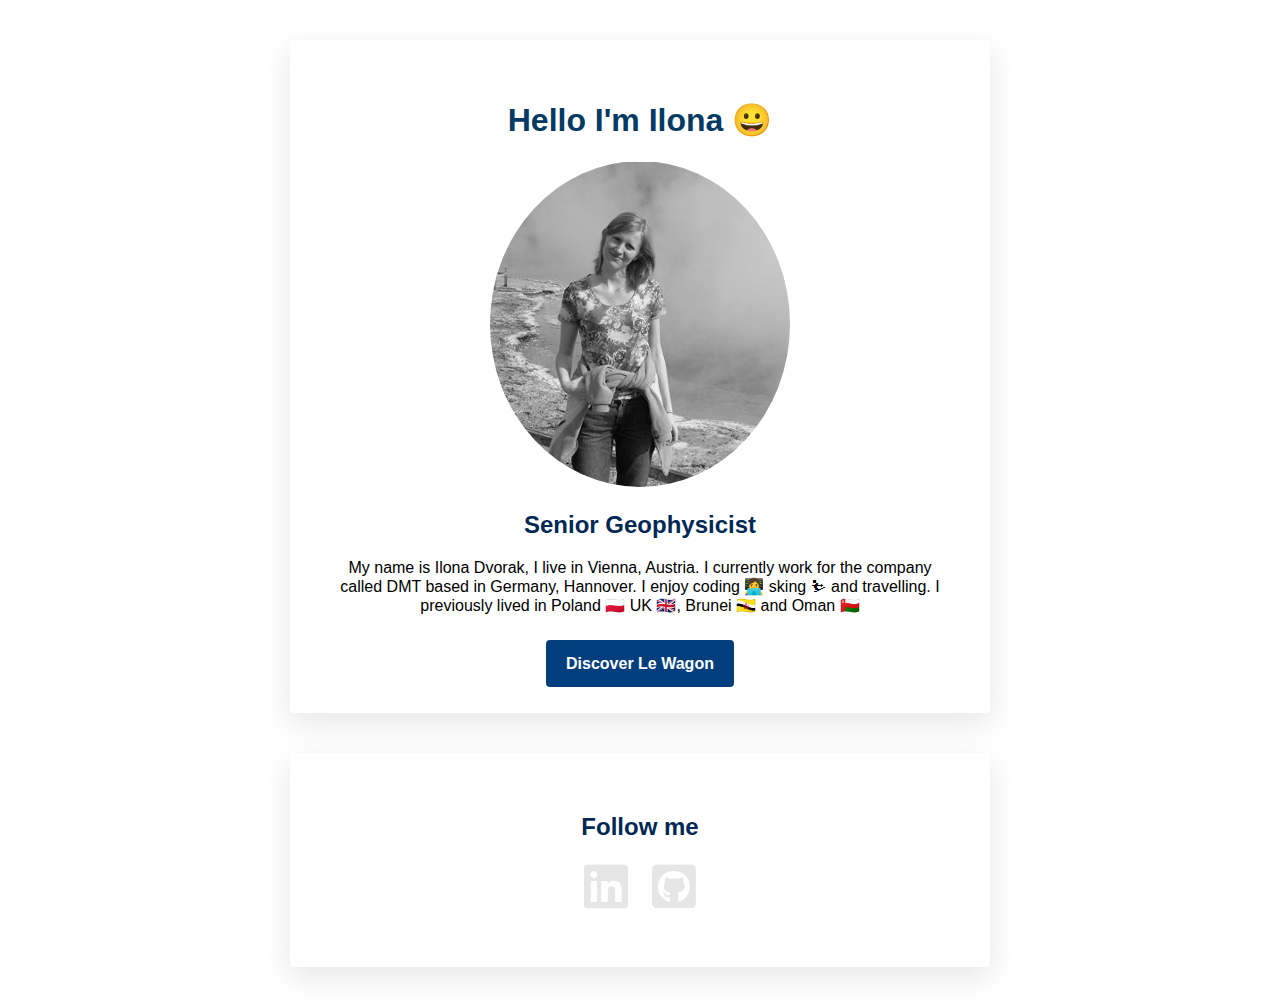
<file: index.html>
<!DOCTYPE html>

<html lang="en">
<html>

<head>
  <meta name="viewport" content="width=device-width, initial-scale=1">
  <link rel="stylesheet" href="style.css">
  <meta charset="UTF-8">
    <meta name="viewport" content="width=device-width, initial-scale=1.0">
  <title> Ilonas Profile Page</title>
<link rel="stylesheet" href="https://use.fontawesome.com/releases/v5.6.3/css/all.css">
</head>

<body>
<div class="container">
   <div class="card-white" id=introduction>
<h1> Hello I'm Ilona 😀 </h1>

 <img src="images/Ilona_pic1.png" class="img-circle" with=60px alt="Ilona Dvorak">

<h2> Senior Geophysicist </h2>

<p> My name is Ilona Dvorak, I live in Vienna, Austria. I currently work for the company called DMT based in Germany, Hannover.
  I enjoy coding 👩‍💻 sking ⛷ and travelling. I previously lived in Poland 🇵🇱
UK 🇬🇧, Brunei 🇧🇳 and Oman 🇴🇲</p>

  <a href="https://www.lewagon.com/" class="btn-blue">Discover Le Wagon</a>

 </div>

<div class="container">

  <div class="card-white">

<h2>Follow me</h2>

<ul class= "list-inline">

  <li>
    <a href="https://www.linkedin.com/in/ilonadvorak/" target=“_blank”>
      <i class="fab fa-linkedin"></i>
    </a>
  </li>

 <li>
    <a href="https://github.com/ilona-dvorak" target=“_blank”>
      <i class="fab fa-github-square"></i>
    </a>
  </li>


</ul>
</div>

</body>

</html>

<!-- end of file -->
</file>
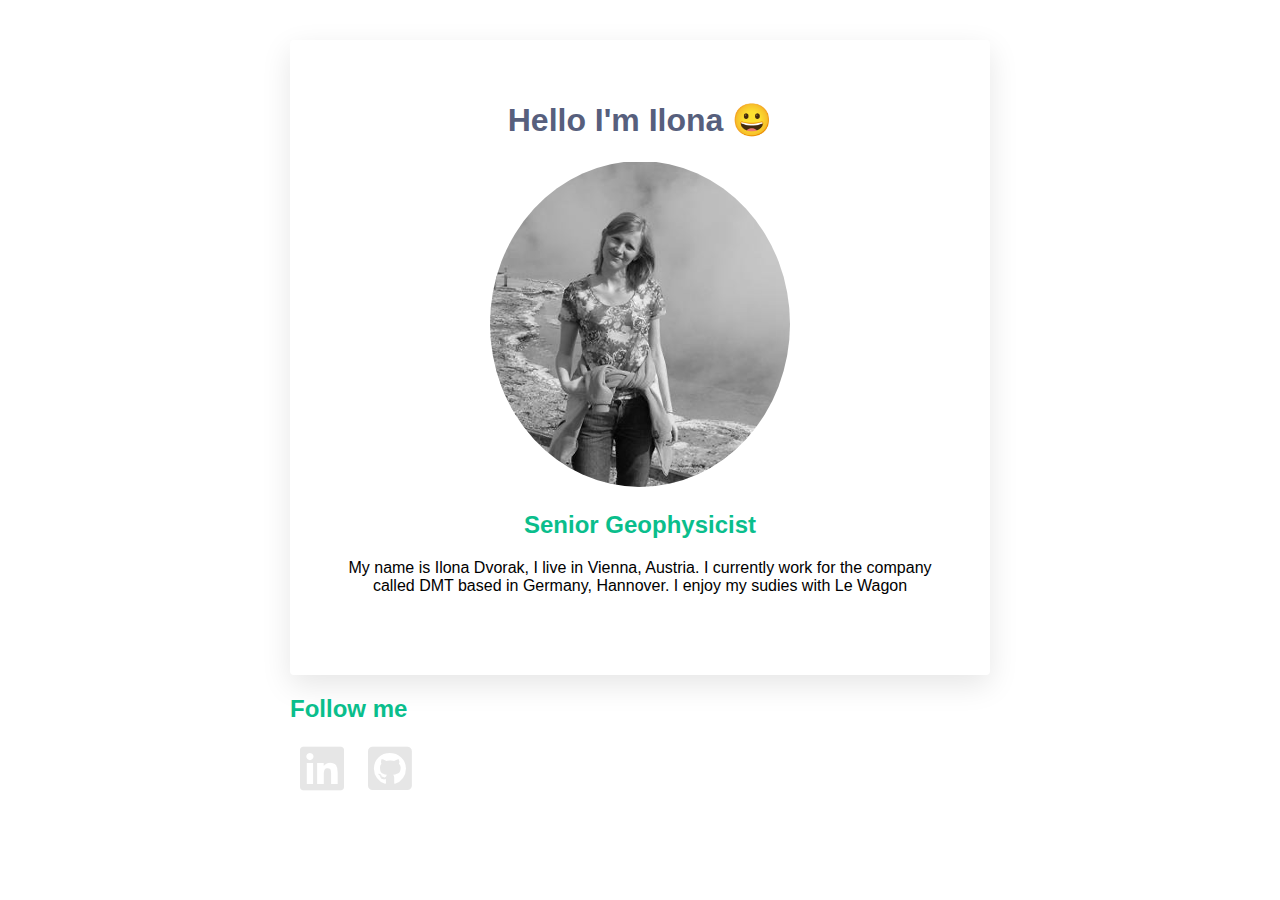
<file: 04-Front-End/01-HTML-and-CSS/03-Finishing-profile-design/profile/index.html>
<!DOCTYPE html>
<html lang="en">
<html>

<head>
  <link rel="stylesheet" href="style.css">
  <meta charset="UTF-8">
    <meta name="viewport" content="width=device-width, initial-scale=1.0">
  <title> Ilonas Profile Page</title>
<link rel="stylesheet" href="https://use.fontawesome.com/releases/v5.6.3/css/all.css">
</head>

<body>
<div class="container">
   <div class="card-white" id=introduction>
<h1> Hello I'm Ilona 😀 </h1>

 <img src="images/Ilona_pic1.png" class="img-circle" with=100px alt="Ilona Dvorak">

<h2> Senior Geophysicist </h2>

<p> My name is Ilona Dvorak, I live in Vienna, Austria. I currently work for the company called DMT based in Germany, Hannover.
I enjoy my sudies with Le Wagon</p>
</div>
<h2>Follow me</h2>

<ul class= "list-inline">

  <li>
    <a href="https://www.linkedin.com/in/ilonadvorak/" target=“_blank”>
      <i class="fab fa-linkedin"></i>
    </a>
  </li>

 <li>
    <a href="https://github.com/ilona-dvorak" target=“_blank”>
      <i class="fab fa-github-square"></i>
    </a>
  </li>


</ul>


</body>

</html>

<!-- end of file -->
</file>
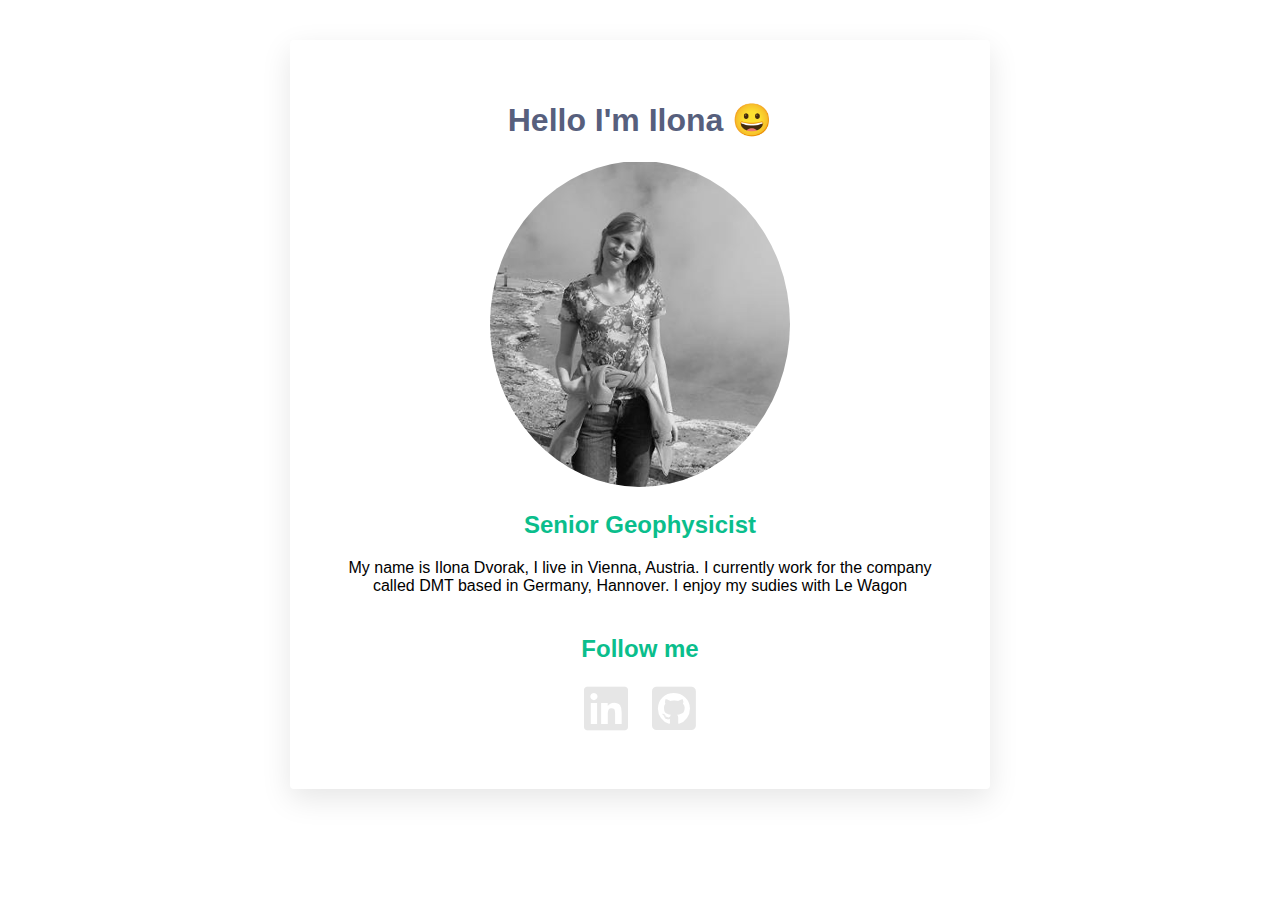
<file: 04-Front-End/01-HTML-and-CSS/04-Responsive-profile/profile/index.html>
<!DOCTYPE html>
<html lang="en">
<html>

<head>
  <meta name="viewport" content="width=device-width, initial-scale=1">
  <link rel="stylesheet" href="style.css">
  <meta charset="UTF-8">
    <meta name="viewport" content="width=device-width, initial-scale=1.0">
  <title> Ilonas Profile Page</title>
<link rel="stylesheet" href="https://use.fontawesome.com/releases/v5.6.3/css/all.css">
</head>

<body>
<div class="container">
   <div class="card-white" id=introduction>
<h1> Hello I'm Ilona 😀 </h1>

 <img src="images/Ilona_pic1.png" class="img-circle" with=100px alt="Ilona Dvorak">

<h2> Senior Geophysicist </h2>

<p> My name is Ilona Dvorak, I live in Vienna, Austria. I currently work for the company called DMT based in Germany, Hannover.
  I enjoy my sudies with Le Wagon</p>



<h2>Follow me</h2>

<ul class= "list-inline">

  <li>
    <a href="https://www.linkedin.com/in/ilonadvorak/" target=“_blank”>
      <i class="fab fa-linkedin"></i>
    </a>
  </li>

 <li>
    <a href="https://github.com/ilona-dvorak" target=“_blank”>
      <i class="fab fa-github-square"></i>
    </a>
  </li>


</ul>
 </div>

</body>

</html>

<!-- end of file -->
</file>
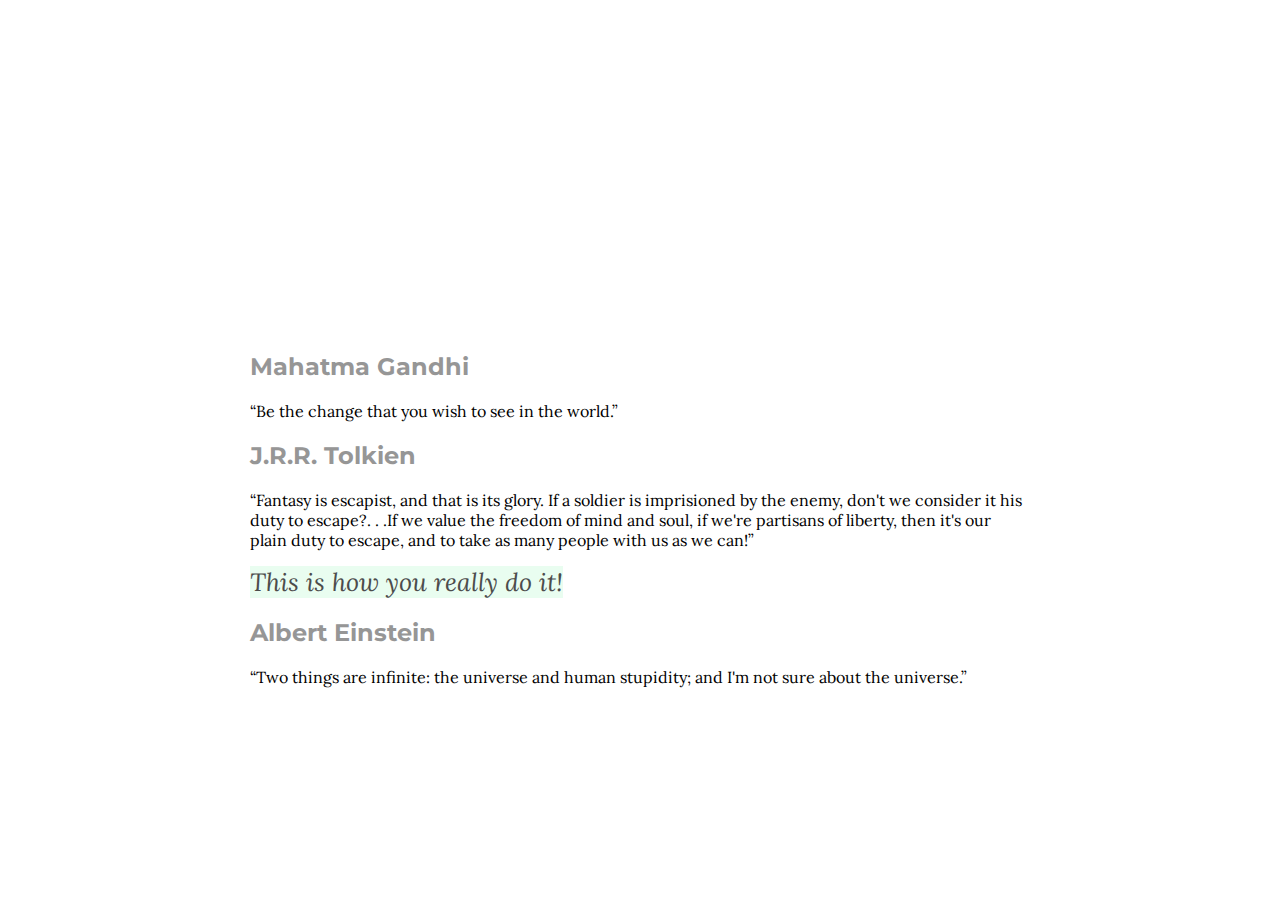
<file: 04-Front-End/01-HTML-and-CSS/06-Medium-copycat/medium-article/index.html>
<html>
  <head>
     <meta charset="utf-8">
    <title>
      medium copy
    </title>
    <link href="https://fonts.googleapis.com/css?family=Lora:400,700|Montserrat:400,600" rel="stylesheet">
    <link rel="stylesheet" href="style.css">
  </head>


  <body>

    <div class="banner">
      <div class="container">
        <h1>How to create a web in 10 min</h1>
        <p>This is quick exercise of course</p>
      </div>
    </div>

    <div class="container">
      <h2>Mahatma Gandhi</h2>
      <p>
      “Be the change that you wish to see in the world.”

      </p>
      <h2> J.R.R. Tolkien</h2>
      <p>
      “Fantasy is escapist, and that is its glory. If a soldier is imprisioned by the enemy, don't we consider it his duty to escape?. . .If we value the freedom of mind and soul, if we're partisans of liberty, then it's our plain duty to escape, and to take as many people with us as we can!”
      </p>

      <a href="#" class="link-green">This is how you really do it!</a>

      <h2>Albert Einstein</h2>
      <p>
        “Two things are infinite: the universe and human stupidity; and I'm not sure about the universe.”
      </p>

    </div>

  </body>


</html>
</file>
<file: style.css>
@import url("http://fonts.googleapis.com/css?family=Open+Sans:400,300,700|Poppins:300,400,500,700");
@import url("https://coolors.co/palettes/trending");
body {
  font-family: ‘Open Sans’, sans-serif;
  font-weight: 300;
  background-color: rgb(250, 250, 250)
  height: 300;
}

h1, h2, h3 {
  font-family: 'Roboto', sans-serif;
}

h1 {
  color: #013a63;
  font-size: 32px;
  font-weight: 900;
}

img {
filter: grayscale();
}

h2{
color: #002855;
}

a {
  font-family: 'Roboto', sans-serif;
  text-decoration: none;
  color: #6B72E1;
  font-weight: 600;
  font-size: 16px;
}
a:hover {
  color: black;
}



.card-white {
  background-color: white;
  padding: 40px;
  box-shadow: 0px 10px 30px rgba(0,0,0,0.1);
  border-radius: 4px;
  margin: 20px 0px;
  text-align: center;
}
.img-circle {
  border-radius: 50%;
}
.btn-blue {
  background-color: #023e7d;
  color: white;
  padding: 15px 20px;
  border-radius: 4px;
}
.btn-blue:hover {
  background-color: #001845;
  color: white;
}
.list-inline {
  list-style: none;
  padding-left: 0px;
}

.list-inline li {
  display: inline;
  padding: 10px;
}
.list-inline i {
  font-size: 50px;
  color: rgb(230, 230, 230);
}


#introduction p {
  margin-bottom: 40px;
}

.container {
  width: 700px;
  margin: 40px auto;
}

@media (max-width: 960px) {
  .container {
    width: 700px;
  }
}
@media (max-width: 720px) {
  .container {
    width: 500px;
  }
}
@media (max-width: 540px) {
  .container {
    width: 300px;
  }
}

.list-inline i:hover {
  color: black;
}
</file>
<file: 04-Front-End/01-HTML-and-CSS/03-Finishing-profile-design/profile/style.css>
@import url("http://fonts.googleapis.com/css?family=Open+Sans:400,300,700|Poppins:300,400,500,700");


body {
  font-family: ‘Open Sans’, sans-serif;
  font-weight: 300;
  background-color: rgb(250, 250, 250)
  height: 300;
}

h1, h2, h3 {
  font-family: 'Roboto', sans-serif;
}

h1 {
  color: #575F7D;
  font-size: 32px;
  font-weight: 900;
}

img {
filter: grayscale();
}
h2{
color: rgb(10,190,140);
}

a {
  font-family: 'Roboto', sans-serif;
  text-decoration: none;
  color: #6B72E1;
  font-weight: 600;
  font-size: 16px;
}
a:hover {
  color: black;
}


/* Custom design with class (99% of your design) */
.container {
  width: 700px;
  margin: 40px auto;
}

@media (max-width: 960px) {
  /* For a screen < 960px, this CSS will be read */
  .container {
    width: 700px;
  }
}
@media (max-width: 720px) {
  /* For a screen < 720px, this CSS will be read */
  .container {
    width: 500px;
  }
}
@media (max-width: 540px) {
  /* For a screen < 540px, this CSS will be read */
  .container {
    width: 300px;
  }
}


.card-white {
  background-color: white;
  padding: 40px;
  box-shadow: 0px 10px 30px rgba(0,0,0,0.1);
  border-radius: 4px;
  margin: 20px 0px;
  text-align: center;
}
.img-circle {
  border-radius: 50%;
}
.btn-blue {
  background-color: #6B72E1;
  color: white;
  padding: 15px 20px;
  border-radius: 4px;
}
.btn-blue:hover {
  background-color: black;
  color: white;
}
.list-inline {
  list-style: none;
  padding-left: 0px;
}

.list-inline li {
  display: inline;
  padding: 10px;
}
.list-inline i {
  font-size: 50px;
  color: rgb(230, 230, 230);
}
.list-inline i:hover {
  color: black;
}

/* Design adjustments using id (1% design remaining) */
#introduction p {
  margin-bottom: 40px;
}

@media (max-width: 960px) {
  /* For a screen < 960px, this CSS will be read */
  .container {
    width: 700px;
  }
</file>
<file: 04-Front-End/01-HTML-and-CSS/04-Responsive-profile/profile/style.css>
@import url("http://fonts.googleapis.com/css?family=Open+Sans:400,300,700|Poppins:300,400,500,700");


body {
  font-family: ‘Open Sans’, sans-serif;
  font-weight: 300;
  background-color: rgb(250, 250, 250)
  height: 300;
}

h1, h2, h3 {
  font-family: 'Roboto', sans-serif;
}

h1 {
  color: #575F7D;
  font-size: 32px;
  font-weight: 900;
}

img {
filter: grayscale();
}
h2{
color: rgb(10,190,140);
}

a {
  font-family: 'Roboto', sans-serif;
  text-decoration: none;
  color: #6B72E1;
  font-weight: 600;
  font-size: 16px;
}
a:hover {
  color: black;
}



.card-white {
  background-color: white;
  padding: 40px;
  box-shadow: 0px 10px 30px rgba(0,0,0,0.1);
  border-radius: 4px;
  margin: 20px 0px;
  text-align: center;
}
.img-circle {
  border-radius: 50%;
}
.btn-blue {
  background-color: #6B72E1;
  color: white;
  padding: 15px 20px;
  border-radius: 4px;
}
.btn-blue:hover {
  background-color: black;
  color: white;
}
.list-inline {
  list-style: none;
  padding-left: 0px;
}

.list-inline li {
  display: inline;
  padding: 10px;
}
.list-inline i {
  font-size: 50px;
  color: rgb(230, 230, 230);
}


#introduction p {
  margin-bottom: 40px;
}

.container {
  width: 700px;
  margin: 40px auto;
}

@media (max-width: 960px) {
  .container {
    width: 700px;
  }
}
@media (max-width: 720px) {
  .container {
    width: 500px;
  }
}
@media (max-width: 540px) {
  .container {
    width: 300px;
  }
}

.list-inline i:hover {
  color: black;
}
</file>
<file: 04-Front-End/01-HTML-and-CSS/06-Medium-copycat/medium-article/style.css>
body {
  font-family: 'Lora', serif;
  margin: 0;
}
a {
  color: #999999;
  text-decoration: none;
}

h2 {
  color: #969696;
}

h1, h2 {
  font-family: 'Montserrat', sans-serif;
}

.banner{
  background-image: url('https://unsplash.it/900/500');
  background-size: cover;
  padding: 100px 0;
}

.banner h1, .banner p {
  color: white;
}

.banner p {
  opacity: 0.7;
  font-size: 22px;
  font-style: italic;
}

.link-green {
  background-image: linear-gradient(to bottom, rgba(233, 253, 240, 1), rgba(233, 253, 240, 1));
  font-size: 25px;
  font-style: italic;
  font-weight: lighter;
  color: #4C4C4C;
  transition: all 0.3s ease;
}

.link-green:hover {
  background-image: linear-gradient(to bottom, rgba(125, 255, 179, 1), rgba(125, 255, 179, 1));
}


.container {
  width: 61%;
  margin: 20px auto;
}

@media (max-width: 800px) {
  .container {
    width: 75%;
  }
}

@media (max-width: 440px) {
  .container {
    width: 90%;
  }
}
</file>
